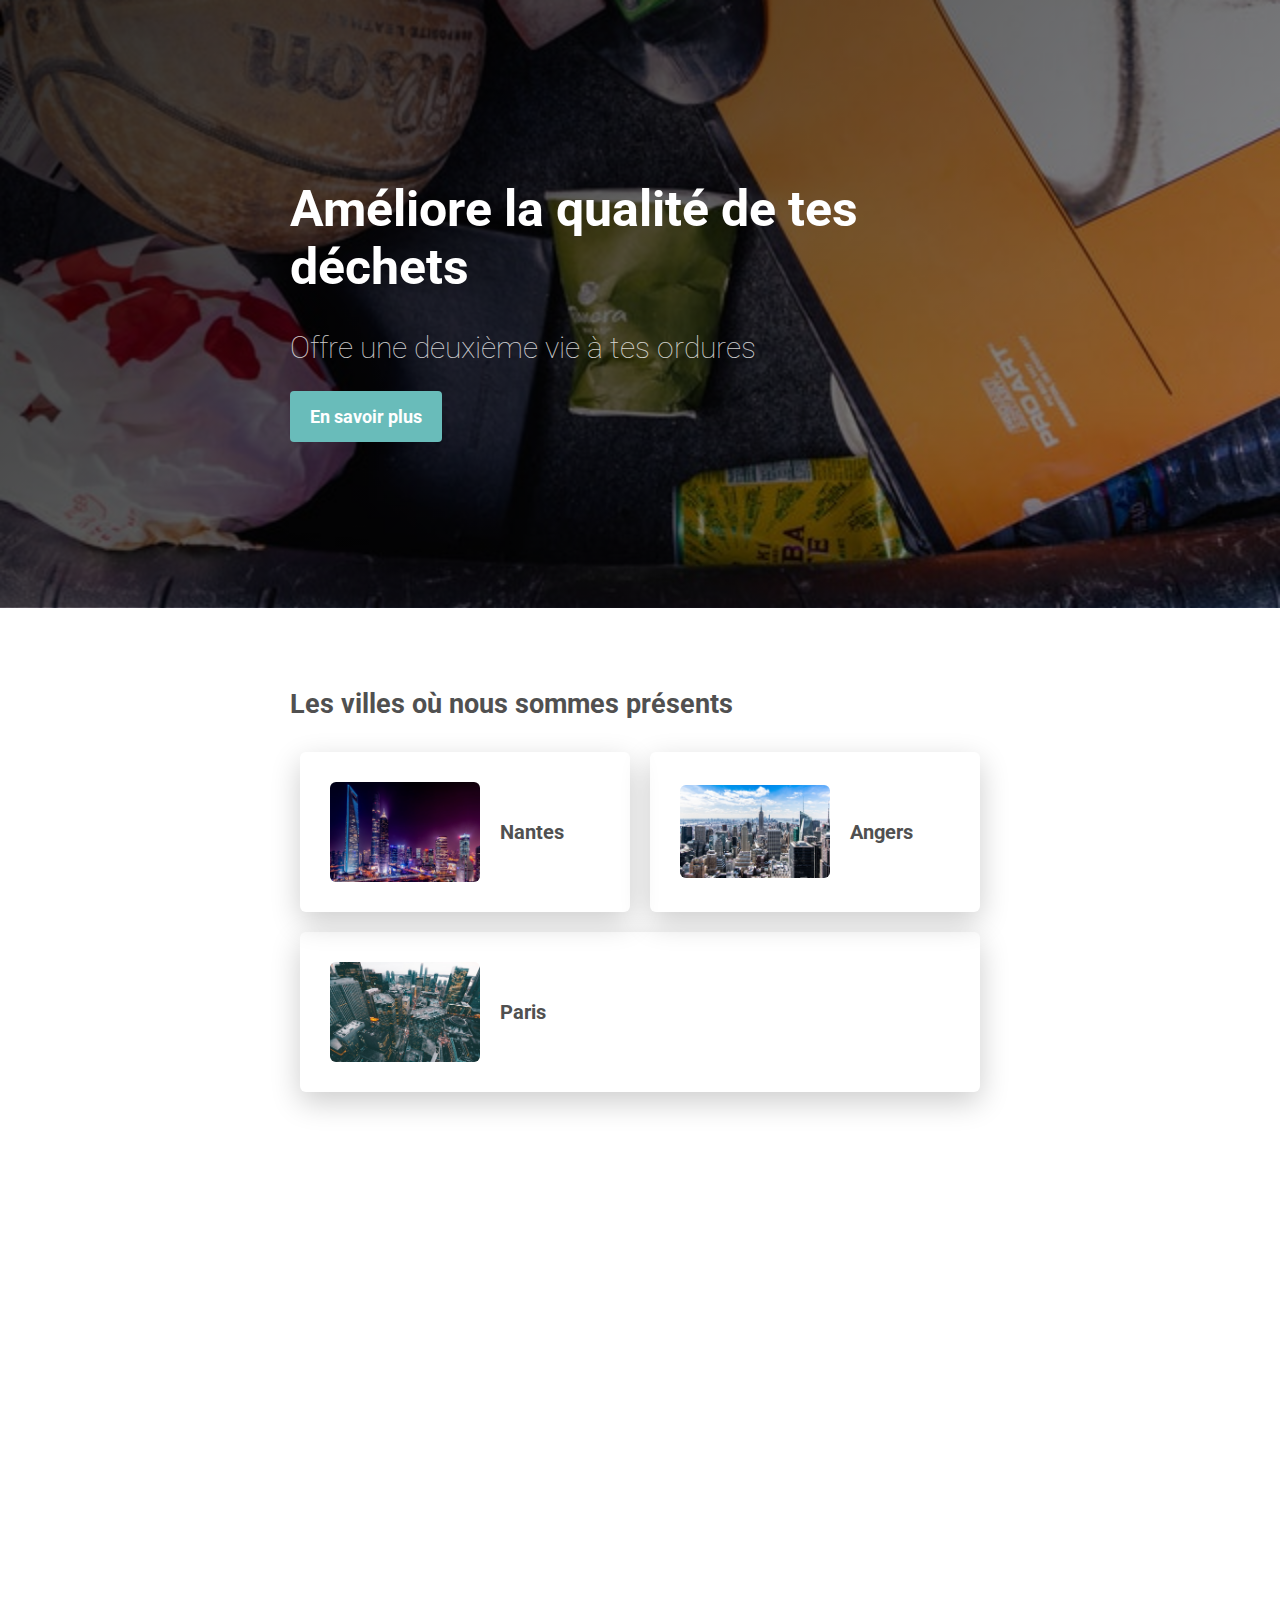
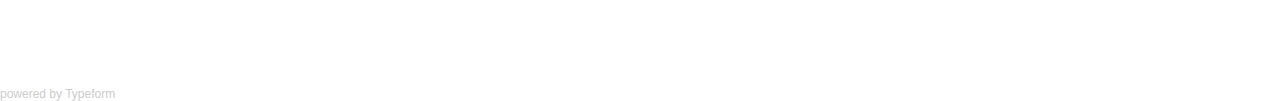
<file: index.html>
<!DOCTYPE html>
<html>
	<head>
		<title>BadTrash</title>
		<meta charset="utf-8">
		<link rel="stylesheet" href="css/style.css">
	</head>


	<body>

		<div class="banner">
			<div class="container">
				<h1>Améliore la qualité de tes déchets</h1>
				<h2>Offre une deuxième vie à tes ordures</h2>
				<a href="#reservation" class="btn-blue">En savoir plus</a>
			</div>
		</div>

		<div class="container color">

				<h2>Les villes où nous sommes présents</h2>
			<div class="cards">

				<div class="card">
					<img src="images/nantes.jpeg" alt="Les studies Paris">
					<h3>Nantes</h3>
				</div>

				<div class="card">
					<img src="images/angers.jpeg" alt="Les studies Marseille">
					<h3>Angers</h3>
				</div>

				<div class="card">
					<img src="images/paris.jpeg" alt="Les studies Lyon">
					<h3>Paris</h3>
				</div>

			</div>




		</div>


		<div id="reservation">

		<div class="typeform-widget" data-url="https://adamatandia.typeform.com/to/pP4OxI" style="width: 100%; height: 500px;"></div> <script> (function() { var qs,js,q,s,d=document, gi=d.getElementById, ce=d.createElement, gt=d.getElementsByTagName, id="typef_orm", b="https://embed.typeform.com/"; if(!gi.call(d,id)) { js=ce.call(d,"script"); js.id=id; js.src=b+"embed.js"; q=gt.call(d,"script")[0]; q.parentNode.insertBefore(js,q) } })() </script> <div style="font-family: Sans-Serif;font-size: 12px;color: #999;opacity: 0.5; padding-top: 5px;"> powered by <a href="https://admin.typeform.com/signup?utm_campaign=pP4OxI&utm_source=typeform.com-01E1A4EK7M3BKS780YT7TE3VHW-free&utm_medium=typeform&utm_content=typeform-embedded-poweredbytypeform&utm_term=EN" style="color: #999" target="_blank">Typeform</a> </div>

		</div>


	</body>


</html>
</file>
<file: css/style.css>
@import url('https://fonts.googleapis.com/css?family=Lora|Roboto&display=swap');

@import url("components/container.css");
@import url("components/avatar.css");
@import url("components/button.css");
@import url("components/banner.css");
@import url("components/card.css");

body {
	font-family: 'Lora', serif;
	font-size: 18px;
	margin: 0px;
}


h1, h2, h3 {
	font-family: 'Roboto', sans-serif;
	font-weight: bold;
}

a {
	text-decoration: none;
}
</file>
